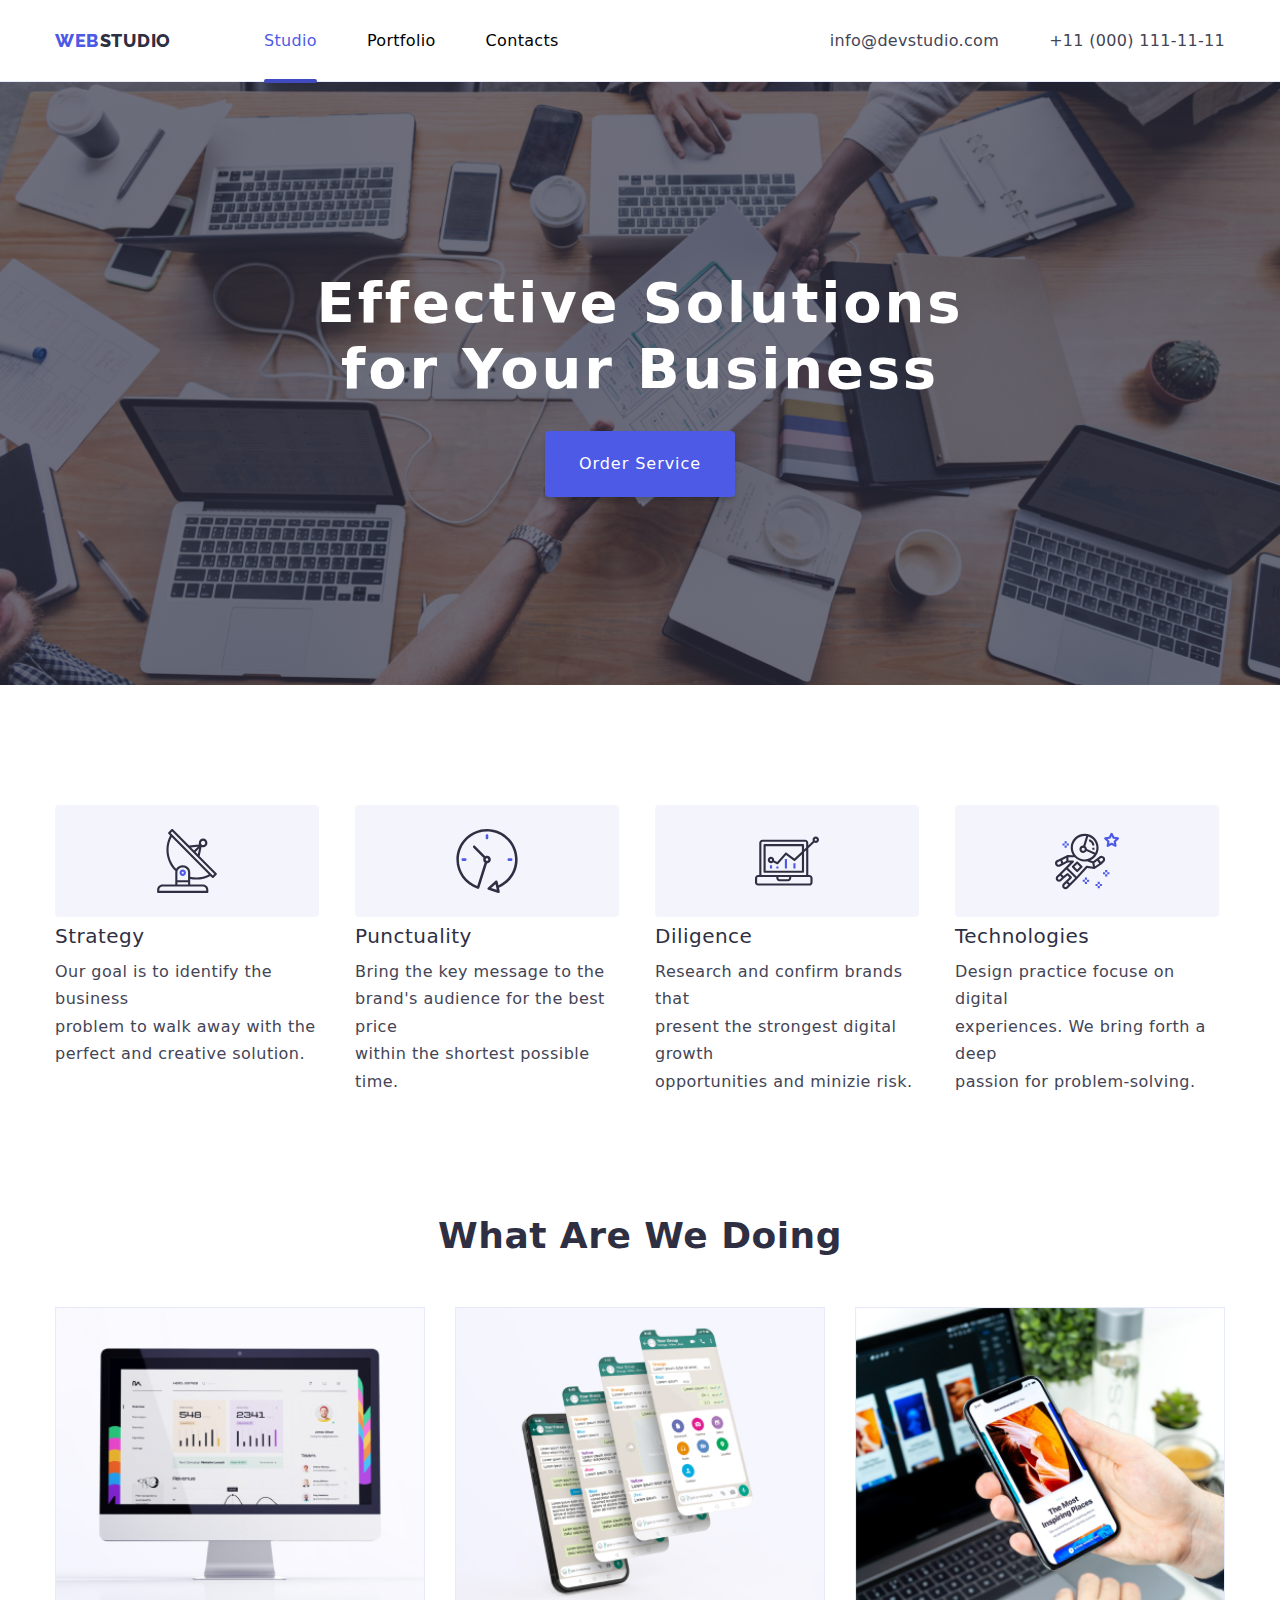
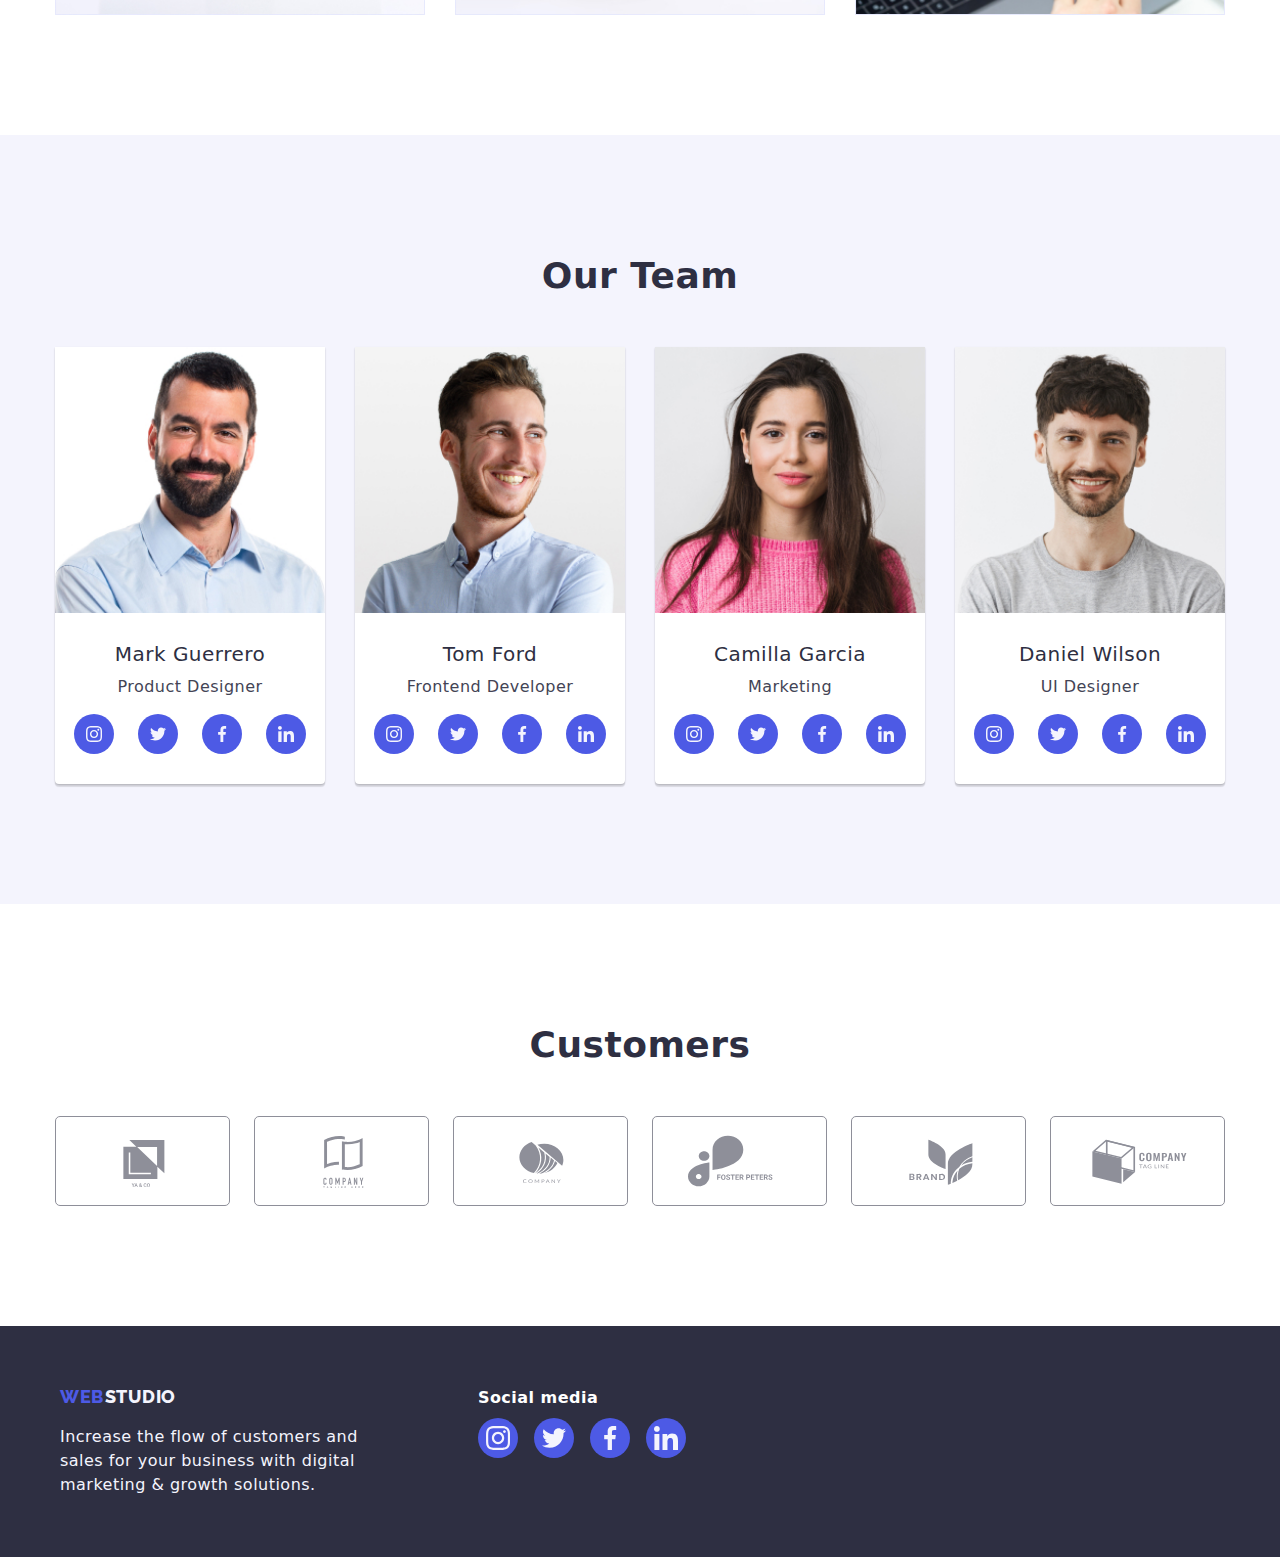
<file: index.html>
<!DOCTYPE html>
<html>
  <head>
    <meta charset="UTF-8" />
    <meta name="viewport" content="width=device-width, initial-scale=1.0" />
    <title>Studio</title>
    <link rel="stylesheet" href="./css/styles.css" />
    <link rel="preconnect" href="https://fonts.googleapis.com" />
    <link rel="preconnect" href="https://fonts.gstatic.com" crossorigin />
    <link
      href="https://fonts.googleapis.com/css2?family=Raleway:wght@800&family=Roboto:wght@400;500;700;900&display=swap "
      rel="stylesheet"
    />
    <link
      rel="stylesheet"
      href="https://cdnjs.cloudflare.com/ajax/libs/modern-normalize/2.0.0/modern-normalize.min.css"
    />
  </head>
  <body>
    <!--Header-->
    <header class="page-header">
      <div class="container menu">
        <nav class="navigation">
          <a href="./index.html" class="logo-link">
            <span class="logo">WEB</span>
            <span class="studio">STUDIO</span>
          </a>
          <ul class="nav-menu list">
            <li class="item">
              <a href="./index.html" class="page current link active">Studio</a>
            </li>

            <li class="item">
              <a href="./portfolio.html" class="page link active">Portfolio</a>
            </li>

            <li class="item">
              <a href="./index.html" class="page link active">Contacts</a>
            </li>
          </ul>
        </nav>

        <ul class="contacts-menu list">
          <li class="item">
            <a class="contact link" href="mailto:info@devstudio.com"
              >info@devstudio.com</a
            >
          </li>

          <li class="item">
            <a class="contact link" href="tel:+110001111111"
              >+11 (000) 111-11-11</a
            >
          </li>
        </ul>
      </div>
    </header>

    <main>
      <!--Section 1-->
      <section class="hero">
        <div class="container">
          <h1 class="hero-title">
            Effective Solutions <br />
            for Your Business
          </h1>
          <button type="button" class="button primary" data-modal-open>Order Service</button>
        </div>
      </section>

      <!--Section 2-->
      <section class="section">
        <div class="container">
          <ul class="benefits list">
            <li class="item">
              <div class="svg-box">
                <svg class="icon-svg" width="64" height="64">
                  <use href="./images/icons.svg#antenna"></use>
                </svg>
              </div>
              <h3 class="title">Strategy</h3>

              <p class="description">
                Our goal is to identify the business<br />
                problem to walk away with the<br />
                perfect and creative solution.
              </p>
            </li>

            <li class="item">
              <div class="svg-box">
                <svg class="icon-svg" width="64" height="64">
                  <use href="./images/icons.svg#clock"></use>
                </svg>
              </div>
              <h3 class="title">Punctuality</h3>

              <p class="description">
                Bring the key message to the<br />
                brand's audience for the best price<br />
                within the shortest possible time.
              </p>
            </li>

            <li class="item">
              <div class="svg-box">
                <svg lass="icon-svg" width="64" height="64">
                  <use href="./images/icons.svg#diagram"></use>
                </svg>
              </div>
              <h3 class="title">Diligence</h3>

              <p class="description">
                Research and confirm brands that<br />
                present the strongest digital growth<br />
                opportunities and minizie risk.
              </p>
            </li>

            <li class="item">
              <div class="svg-box">
                <svg lass="icon-svg" width="64" height="64">
                  <use href="./images/icons.svg#astronaut"></use>
                </svg>
              </div>
              <h3 class="title">Technologies</h3>

              <p class="description">
                Design practice focuse on digital<br />
                experiences. We bring forth a deep<br />
                passion for problem-solving.
              </p>
            </li>
          </ul>
        </div>
      </section>

      <!--Section 3-->
      <section class="section no-top-padding">
        <div class="container">
          <h2 class="section-title">What Are We Doing</h2>
          <ul class="what-we-do list">
            <li class="item">
              <img src="./images/pc.jpg" alt="PC" width="370" height="300" />
            </li>
            <li class="item">
              <img
                src="./images/wallpaper.jpg"
                alt="Wallpaper"
                width="370"
                height="300"
              />
            </li>
            <li class="item">
              <img
                src="./images/mobile.jpg"
                alt="Mobile"
                width="370"
                height="300"
              />
            </li>
          </ul>
        </div>
      </section>

      <!--Section 4-->
      <section class="section bg-team">
        <div class="container">
          <h2 class="section-title">Our Team</h2>
          <ul class="team list">
            <li class="item">
              <img
                src="./images/img-1.jpg"
                alt="Mark"
                width="270"
                height="260"
              />
              <h3 class="name">Mark Guerrero</h3>
              <p class="position">Product Designer</p>

              <ul class="social-team list">
                <li class="icon-item">
                  <a
                    class="link"
                    href="https://instagram.com"
                    target="_blank"
                    rel="noopener noreferrer"
                    aria-label="Link to Instagram"
                  >
                    <svg class="team-social-svg" width="16" height="16">
                      <use href="./images/icons.svg#instagram"></use>
                    </svg>
                  </a>
                </li>
                <li class="icon-item">
                  <a
                    class="link"
                    href="https://twitter.com"
                    target="_blank"
                    rel="noopener noreferrer"
                    aria-label="Link to Twitter"
                  >
                    <svg class="team-social-svg" width="16" height="16">
                      <use href="./images/icons.svg#twitter"></use>
                    </svg>
                  </a>
                </li>
                <li class="icon-item">
                  <a
                    class="link"
                    href="https://facebook.com"
                    target="_blank"
                    rel="noopener noreferrer"
                    aria-label="Link to Facebook"
                  >
                    <svg class="team-social-svg" width="16" height="16">
                      <use href="./images/icons.svg#facebook"></use>
                    </svg>
                  </a>
                </li>
                <li class="icon-item">
                  <a
                    class="link"
                    href="https://linkedin.com"
                    target="_blank"
                    rel="noopener noreferrer"
                    aria-label="Link to LinkedIn"
                  >
                    <svg class="team-social-svg" width="16" height="16">
                      <use href="./images/icons.svg#linkedin"></use>
                    </svg>
                  </a>
                </li>
              </ul>
            </li>

            <li class="item">
              <img
                src="./images/img-2.jpg"
                alt="Tom"
                width="270"
                height="260"
              />
              <h3 class="name">Tom Ford</h3>
              <p class="position">Frontend Developer</p>

              <ul class="social-team list">
                <li class="icon-item">
                  <a
                    class="link"
                    href="https://instagram.com"
                    target="_blank"
                    rel="noopener noreferrer"
                    aria-label="Link to Instagram"
                  >
                    <svg class="team-social-svg" width="16" height="16">
                      <use href="./images/icons.svg#instagram"></use>
                    </svg>
                  </a>
                </li>
                <li class="icon-item">
                  <a
                    class="link"
                    href="https://twitter.com"
                    target="_blank"
                    rel="noopener noreferrer"
                    aria-label="Link to Twitter"
                  >
                    <svg class="team-social-svg" width="16" height="16">
                      <use href="./images/icons.svg#twitter"></use>
                    </svg>
                  </a>
                </li>
                <li class="icon-item">
                  <a
                    class="link"
                    href="https://facebook.com"
                    target="_blank"
                    rel="noopener noreferrer"
                    aria-label="Link to Facebook"
                  >
                    <svg class="team-social-svg" width="16" height="16">
                      <use href="./images/icons.svg#facebook"></use>
                    </svg>
                  </a>
                </li>
                <li class="icon-item">
                  <a
                    class="link"
                    href="https://linkedin.com"
                    target="_blank"
                    rel="noopener noreferrer"
                    aria-label="Link to LinkedIn"
                  >
                    <svg class="team-social-svg" width="16" height="16">
                      <use href="./images/icons.svg#linkedin"></use>
                    </svg>
                  </a>
                </li>
              </ul>
            </li>

            <li class="item">
              <img
                src="./images/img-3.jpg"
                alt="Camilla"
                width="270"
                height="260"
              />

              <h3 class="name">Camilla Garcia</h3>
              <p class="position">Marketing</p>

              <ul class="social-team list">
                <li class="icon-item">
                  <a
                    class="link"
                    href="https://instagram.com"
                    target="_blank"
                    rel="noopener noreferrer"
                    aria-label="Link to Instagram"
                  >
                    <svg class="team-social-svg" width="16" height="16">
                      <use href="./images/icons.svg#instagram"></use>
                    </svg>
                  </a>
                </li>
                <li class="icon-item">
                  <a
                    class="link"
                    href="https://twitter.com"
                    target="_blank"
                    rel="noopener noreferrer"
                    aria-label="Link to Twitter"
                  >
                    <svg class="team-social-svg" width="16" height="16">
                      <use href="./images/icons.svg#twitter"></use>
                    </svg>
                  </a>
                </li>
                <li class="icon-item">
                  <a
                    class="link"
                    href="https://facebook.com"
                    target="_blank"
                    rel="noopener noreferrer"
                    aria-label="Link to Facebook"
                  >
                    <svg class="team-social-svg" width="16" height="16">
                      <use href="./images/icons.svg#facebook"></use>
                    </svg>
                  </a>
                </li>
                <li class="icon-item">
                  <a
                    class="link"
                    href="https://linkedin.com"
                    target="_blank"
                    rel="noopener noreferrer"
                    aria-label="Link to LinkedIn"
                  >
                    <svg class="team-social-svg" width="16" height="16">
                      <use href="./images/icons.svg#linkedin"></use>
                    </svg>
                  </a>
                </li>
              </ul>
            </li>

            <li class="item">
              <img
                src="./images/img-4.jpg"
                alt="Daniel"
                width="270"
                height="260"
              />
              <h3 class="name">Daniel Wilson</h3>
              <p class="position">UI Designer</p>

              <ul class="social-team list">
                <li class="icon-item">
                  <a
                    class="link"
                    href="https://instagram.com"
                    target="_blank"
                    rel="noopener noreferrer"
                    aria-label="Link to Instagram"
                  >
                    <svg class="team-social-svg" width="16" height="16">
                      <use href="./images/icons.svg#instagram"></use>
                    </svg>
                  </a>
                </li>
                <li class="icon-item">
                  <a
                    class="link"
                    href="https://twitter.com"
                    target="_blank"
                    rel="noopener noreferrer"
                    aria-label="Link to Twitter"
                  >
                    <svg class="team-social-svg" width="16" height="16">
                      <use href="./images/icons.svg#twitter"></use>
                    </svg>
                  </a>
                </li>
                <li class="icon-item">
                  <a
                    class="link"
                    href="https://facebook.com"
                    target="_blank"
                    rel="noopener noreferrer"
                    aria-label="Link to Facebook"
                  >
                    <svg class="team-social-svg" width="16" height="16">
                      <use href="./images/icons.svg#facebook"></use>
                    </svg>
                  </a>
                </li>
                <li class="icon-item">
                  <a
                    class="link"
                    href="https://linkedin.com"
                    target="_blank"
                    rel="noopener noreferrer"
                    aria-label="Link to LinkedIn"
                  >
                    <svg class="team-social-svg" width="16" height="16">
                      <use href="./images/icons.svg#linkedin"></use>
                    </svg>
                  </a>
                </li>
              </ul>
            </li>
          </ul>
        </div>
      </section>
    </main>

    <!--Customers-->
    <section class="section">
      <div class="container">
        <h2 class="section-title">Customers</h2>
        <ul class="partners list">
          <li class="item">
            <a class="link" href="" aria-label="Client 1">
              <svg class="customers-svg" width="104" height="56">
                <use href="./images/icons.svg#customer-1"></use>
              </svg>
            </a>
          </li>

          <li class="item">
            <a class="link" href="" aria-label="Client 2">
              <svg class="customers-svg" width="104" height="56">
                <use href="./images/icons.svg#customer-2"></use>
              </svg>
            </a>
          </li>

          <li class="item">
            <a class="link" href="" aria-label="Client 3">
              <svg class="customers-svg" width="104" height="56">
                <use href="./images/icons.svg#customer-3"></use>
              </svg>
            </a>
          </li>

          <li class="item">
            <a class="link" href="" aria-label="Client 4">
              <svg class="customers-svg" width="104" height="56">
                <use href="./images/icons.svg#customer-4"></use>
              </svg>
            </a>
          </li>

          <li class="item">
            <a class="link" href="" aria-label="Client 5">
              <svg class="customers-svg" width="104" height="56">
                <use href="./images/icons.svg#customer-5"></use>
              </svg>
            </a>
          </li>
          <li class="item">
            <a class="link" href="" aria-label="Client 6">
              <svg class="customers-svg" width="104" height="56">
                <use href="./images/icons.svg#customer-6"></use>
              </svg>
            </a>
          </li>
        </ul>
      </div>
    </section>

    <!--Footer-->
    <footer class="page-footer">
      <div class="container">
        <!--Main Footer-->
        <div class="footer">
          <!--Sub Footer 1-->
          <div class="footer-address">
            <a href="./index.html" class="logo-link">
              <span class="logo">WEB</span>
              <span class="studio-footer">STUDIO</span>
            </a>

            <p class="footer-description">
              Increase the flow of customers and<br />
              sales for your business with digital<br />
              marketing & growth solutions.
            </p>
          </div>
          <!--Sub Footer 2-->
          <div class="footer-block">
            <b class="footer-heading">Social media</b>
            <ul class="social-footer list">
              <li class="icon-item">
                <a
                  href="https://instagram.com"
                  class="link"
                  target="_blank"
                  aria-label="Link to Instagram"
                >
                  <svg class="icon" width="24" height="24">
                    <use href="./images/icons.svg#instagram"></use>
                  </svg>
                </a>
              </li>

              <li class="icon-item">
                <a
                  href="https://twitter.com"
                  class="link"
                  target="_blank"
                  aria-label="Link to Twitter"
                >
                  <svg class="icon" width="24" height="24">
                    <use href="./images/icons.svg#twitter"></use>
                  </svg>
                </a>
              </li>

              <li class="icon-item">
                <a
                  href="https://facebook.com"
                  class="link"
                  target="_blank"
                  aria-label="Link to Facebook"
                >
                  <svg class="icon" width="24" height="24">
                    <use href="./images/icons.svg#facebook"></use>
                  </svg>
                </a>
              </li>

              <li class="icon-item">
                <a
                  href="https://linkedin.com"
                  class="link"
                  target="_blank"
                  aria-label="Link to LinkedIn"
                >
                  <svg class="icon" width="24" height="24">
                    <use href="./images/icons.svg#linkedin"></use>
                  </svg>
                </a>
              </li>
            </ul>
          </div>
        </div>
      </div>
    </footer>
    <div class="backdrop is-hidden" data-modal>
        <div class="modal">
          <button type="button" class="modal-close" data-modal-close>
            <svg class="modal-close-icon" width="8" height="8">
              <use href="./images/iconclose.svg#close"></use>
            </svg>
          </button>
        </div>
      </div>
      <script src="./js/modal.js"></script>
    </body>
  </body>
</html>
</file>
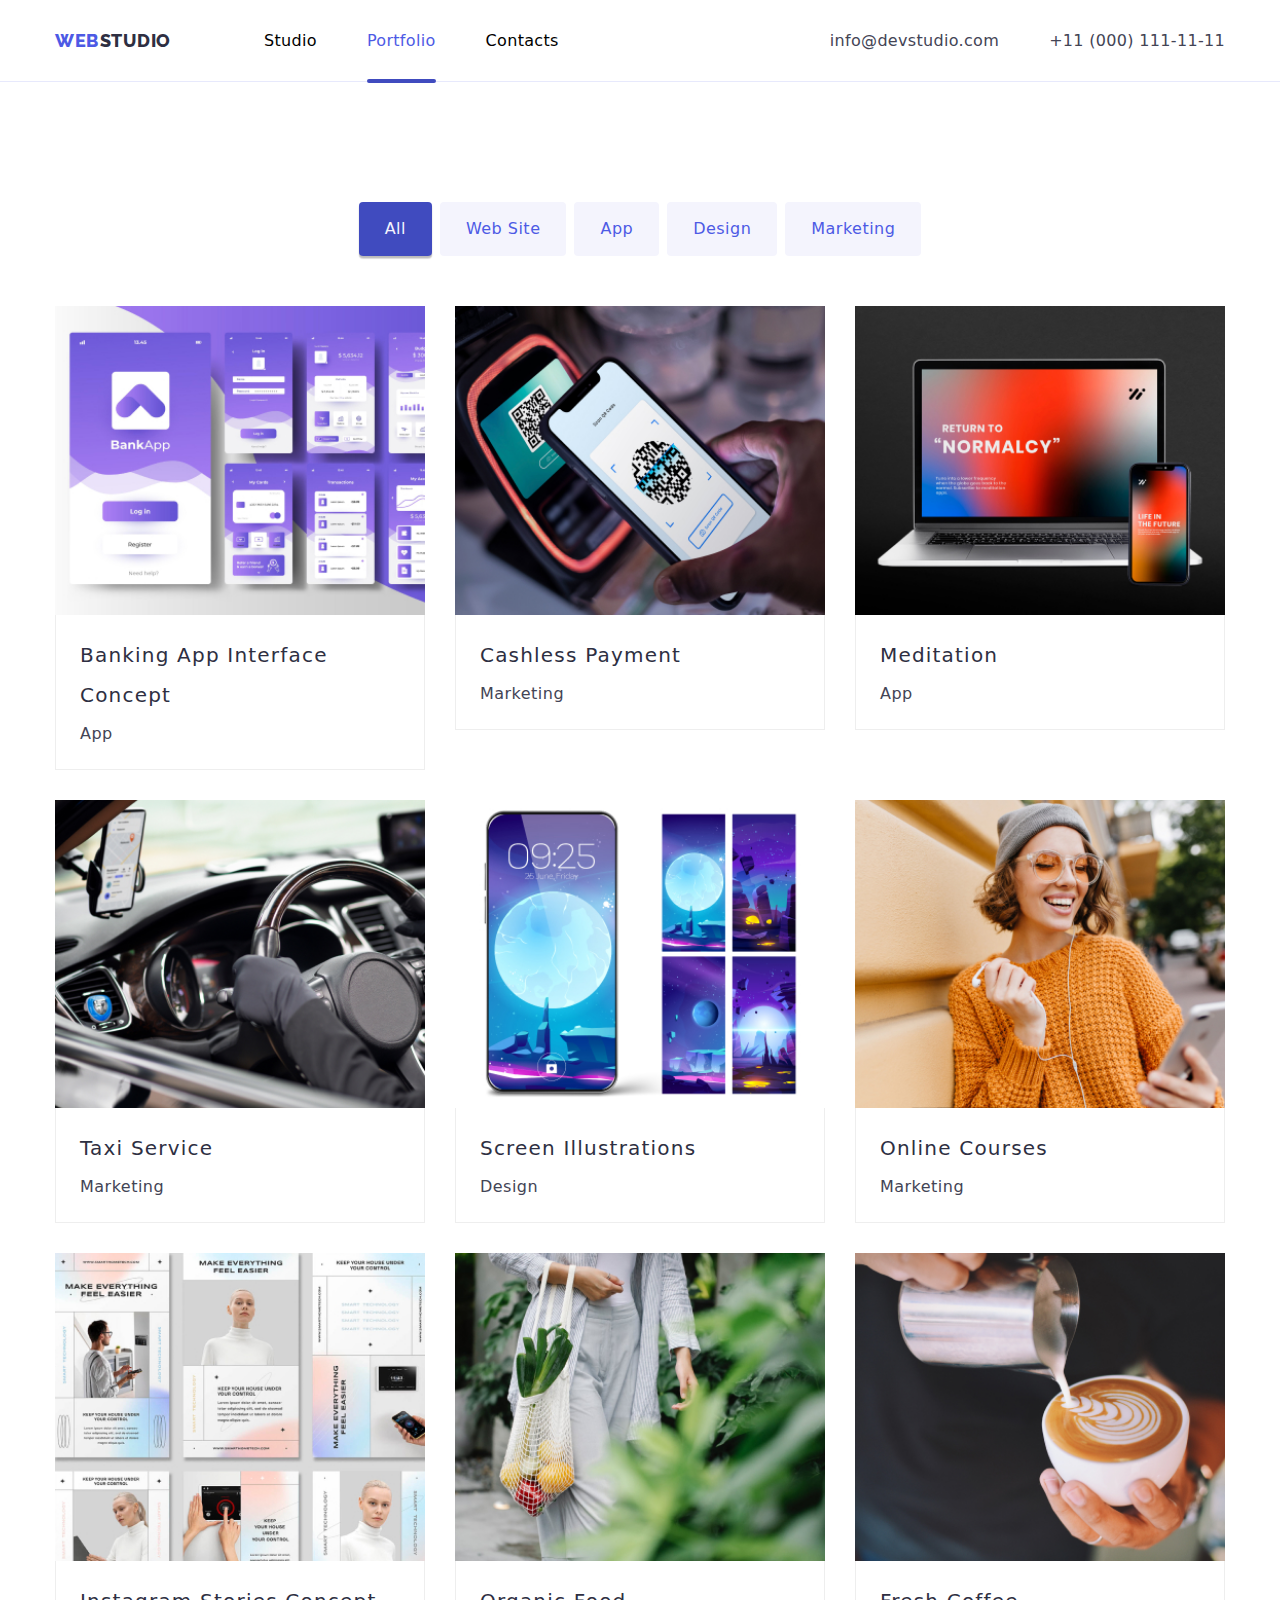
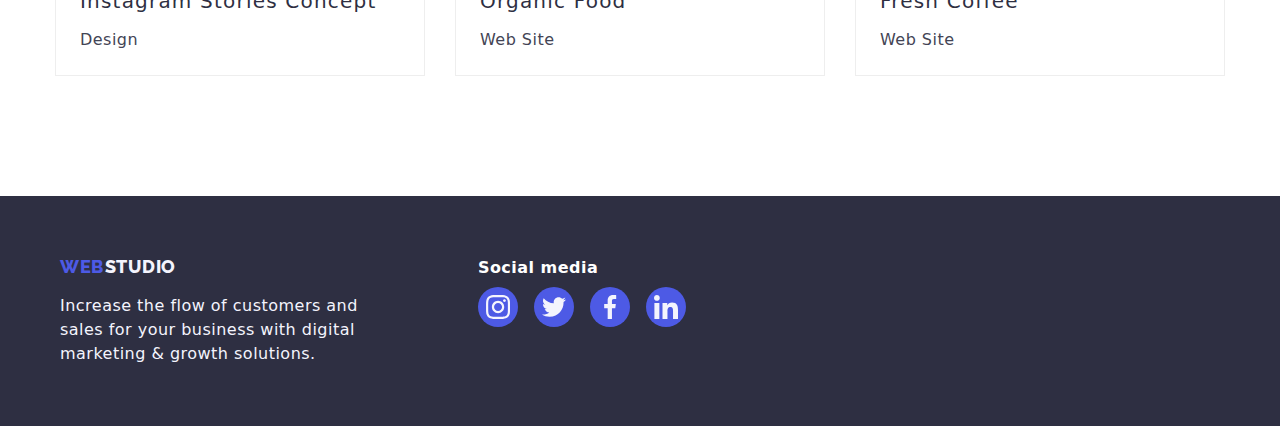
<file: portfolio.html>
<!DOCTYPE html>
<html lang="en">
  <head>
    <meta charset="UTF-8" />
    <meta name="viewport" content="width=device-width, initial-scale=1.0" />
    <title>Portfolio</title>
    <link rel="stylesheet" href="./css/styles.css" />
    <link rel="preconnect" href="https://fonts.googleapis.com" />
    <link rel="preconnect" href="https://fonts.gstatic.com" crossorigin />
    <link
      href="https://fonts.googleapis.com/css2?family=Raleway:wght@800&family=Roboto:wght@400;500;700;900&display=swap "
      rel="stylesheet"
    />
    <link
      rel="stylesheet"
      href="https://cdnjs.cloudflare.com/ajax/libs/modern-normalize/2.0.0/modern-normalize.min.css"
    />
  </head>
  <body>
    <!--Header-->
    <header class="page-header">
      <div class="container menu">
        <nav class="navigation">
          <a href="./index.html" class="logo-link">
            <span class="logo">WEB</span>
            <span class="studio">STUDIO</span>
          </a>
          <ul class="nav-menu list">
            <li class="item">
              <a href="./index.html" class="page link">Studio</a>
            </li>

            <li class="item">
              <a href="./portfolio.html" class="page current link">Portfolio</a>
            </li>

            <li class="item">
              <a href="./index.html" class="page link">Contacts</a>
            </li>
          </ul>
        </nav>

        <ul class="contacts-menu list">
          <li class="item">
            <a class="contact link" href="mailto:info@devstudio.com"
              >info@devstudio.com</a
            >
          </li>

          <li class="item">
            <a class="contact link" href="tel:+110001111111"
              >+11 (000) 111-11-11</a
            >
          </li>
        </ul>
      </div>
    </header>

    <main>
      <!--Section 1-->
      <section class="section">
        <div class="container">
          <!--Filters-->
          <ul class="filters list">
            <li class="space">
              <button type="button" class="button filter current">All</button>
            </li>
            <li class="space">
              <button type="button" class="button filter">Web Site</button>
            </li>
            <li class="space">
              <button type="button" class="button filter">App</button>
            </li>
            <li class="space">
              <button type="button" class="button filter">Design</button>
            </li>
            <li class="space">
              <button type="button" class="button filter">Marketing</button>
            </li>
          </ul>

          <!--Projects-->
          <ul class="projects list">
            <li class="project-card">
              <a href="" class="project link">
                <div class="cover-wrap">
                <img
                  src="./images/banking.jpg"
                  alt="banking"
                  width="370"
                  height="300"
                />
                <p class="cover-text">
                  14 Stylish and User-Friendly App Design Concepts · Task
                    Manager App · Calorie Tracker App · Exotic Fruit Ecommerce
                    App · Cloud Storage App
                </p>
              </div>
                <div class="substrate">
                  <h2 class="name">Banking App Interface Concept</h2>
                  <p class="type">App</p>
                </div>
              </a>
            </li>

            <li class="project-card">
              <a href="" class="project link">
                <div class="cover-wrap">
                <img
                  src="./images/cashless.jpg"
                  alt="cashless"
                  width="370"
                  height="300"
                />
                <p class="cover-text">
                  14 Stylish and User-Friendly App Design Concepts · Task
                    Manager App · Calorie Tracker App · Exotic Fruit Ecommerce
                    App · Cloud Storage App
                </p>
              </div>
                <div class="substrate">
                  <h2 class="name">Cashless Payment</h2>
                  <p class="type">Marketing</p>
                </div>
              </a>
            </li>

            <li class="project-card">
              <a href="" class="project link">
                <div class="cover-wrap">
                <img
                  src="./images/meditation.jpg"
                  alt="meditation"
                  width="370"
                  height="300"
                />
                <p class="cover-text">
                  14 Stylish and User-Friendly App Design Concepts · Task
                    Manager App · Calorie Tracker App · Exotic Fruit Ecommerce
                    App · Cloud Storage App
                </p>
                </div>
                <div class="substrate">
                  <h2 class="name">Meditation</h2>
                  <p class="type">App</p>
                </div>
              </a>
            </li>

            <li class="project-card">
              <a href="" class="project link">
                <div class="cover-wrap">
                <img
                  src="./images/taxi.jpg"
                  alt="taxi"
                  width="370"
                  height="300"
                />
                <p class="cover-text">
                  14 Stylish and User-Friendly App Design Concepts · Task
                    Manager App · Calorie Tracker App · Exotic Fruit Ecommerce
                    App · Cloud Storage App
                </p>
                </div>
                <div class="substrate">
                  <h2 class="name">Taxi Service</h2>
                  <p class="type">Marketing</p>
                </div>
              </a>
            </li>

            <li class="project-card">
              <a href="" class="project link">
                <div class="cover-wrap">
                <img
                  src="./images/screen.jpg"
                  alt="screen"
                  width="370"
                  height="300"
                />
                <p class="cover-text">
                  14 Stylish and User-Friendly App Design Concepts · Task
                    Manager App · Calorie Tracker App · Exotic Fruit Ecommerce
                    App · Cloud Storage App
                </p>
                </div>
                <div class="substrate">
                  <h2 class="name">Screen Illustrations</h2>
                  <p class="type">Design</p>
                </div>
              </a>
            </li>

            <li class="project-card">
              <a href="" class="project link">
                <div class="cover-wrap">
                <img
                  src="./images/online.jpg"
                  alt="online"
                  width="370"
                  height="300"
                />
                <p class="cover-text">
                  14 Stylish and User-Friendly App Design Concepts · Task
                    Manager App · Calorie Tracker App · Exotic Fruit Ecommerce
                    App · Cloud Storage App
                </p>
                </div>
                <div class="substrate">
                  <h2 class="name">Online Courses</h2>
                  <p class="type">Marketing</p>
                </div>
              </a>
            </li>

            <li class="project-card">
              <a href="" class="project link">
                <div class="cover-wrap">
                <img
                  src="./images/instagram.jpg"
                  alt="instagram"
                  width="370"
                  height="300"
                />
                <p class="cover-text">
                  14 Stylish and User-Friendly App Design Concepts · Task
                    Manager App · Calorie Tracker App · Exotic Fruit Ecommerce
                    App · Cloud Storage App
                </p>
                </div>
                <div class="substrate">
                  <h2 class="name">Instagram Stories Concept</h2>
                  <p class="type">Design</p>
                </div>
              </a>
            </li>

            <li class="project-card">
              <a href="" class="project link">
                <div class="cover-wrap">
                <img
                  src="./images/organic.jpg"
                  alt="organic"
                  width="370"
                  height="300"
                />
                <p class="cover-text">
                  14 Stylish and User-Friendly App Design Concepts · Task
                    Manager App · Calorie Tracker App · Exotic Fruit Ecommerce
                    App · Cloud Storage App
                </p>
                </div>
                <div class="substrate">
                  <h2 class="name">Organic Food</h2>
                  <p class="type">Web Site</p>
                </div>
              </a>
            </li>

            <li class="project-card">
              <a href="" class="project link">
                <div class="cover-wrap">
                <img
                  src="./images/coffee.jpg"
                  alt="coffee"
                  width="370"
                  height="300"
                />
                <p class="cover-text">
                  14 Stylish and User-Friendly App Design Concepts · Task
                    Manager App · Calorie Tracker App · Exotic Fruit Ecommerce
                    App · Cloud Storage App
                </p>
                </div>
                <div class="substrate">
                  <h2 class="name">Fresh Coffee</h2>
                  <p class="type">Web Site</p>
                </div>
              </a>
            </li>
          </ul>
        </div>
      </section>
    </main>

    <!--Footer-->
    <footer class="page-footer">
      <div class="container">
        <!--Main Footer-->
        <div class="footer">
          <!--Sub Footer 1-->
          <div class="footer-address">
            <a href="./index.html" class="logo-link">
              <span class="logo">WEB</span>
              <span class="studio-footer">STUDIO</span>
            </a>

            <p class="footer-description">
              Increase the flow of customers and<br />
              sales for your business with digital<br />
              marketing & growth solutions.
            </p>
          </div>
          <!--Sub Footer  2-->
          <div class="footer-block">
            <b class="footer-heading">Social media</b>
            <ul class="social-footer list">
              <li class="icon-item">
                <a
                  href="https://instagram.com"
                  class="link"
                  target="_blank"
                  aria-label="Link to Instagram"
                >
                  <svg class="icon" width="24" height="24">
                    <use href="./images/icons.svg#instagram"></use>
                  </svg>
                </a>
              </li>

              <li class="icon-item">
                <a
                  href="https://twitter.com"
                  class="link"
                  target="_blank"
                  aria-label="Link to Twitter"
                >
                  <svg class="icon" width="24" height="24">
                    <use href="./images/icons.svg#twitter"></use>
                  </svg>
                </a>
              </li>

              <li class="icon-item">
                <a
                  href="https://facebook.com"
                  class="link"
                  target="_blank"
                  aria-label="Link to Facebook"
                >
                  <svg class="icon" width="24" height="24">
                    <use href="./images/icons.svg#facebook"></use>
                  </svg>
                </a>
              </li>

              <li class="icon-item">
                <a
                  href="https://linkedin.com"
                  class="link"
                  target="_blank"
                  aria-label="Link to LinkedIn"
                >
                  <svg class="icon" width="24" height="24">
                    <use href="./images/icons.svg#linkedin"></use>
                  </svg>
                </a>
              </li>
            </ul>
          </div>
        </div>
      </div>
    </footer>
  </body>
</html>
</file>
<file: css/styles.css>
:root {
  --iriscolor: #4d5ae5;
  --navyblue: #2e2f42;
  --navcolor: black;
  --oceancolor: #404bbf;
  --whitecolor: white;
  --slatecolor: #434455;
  --cloud: #f4f4fd;
  --cornflower: #e7e9fc;
  --green: #31d0aa;
  --dairy: #fcfcfc;
}

h1,
h2,
h3,
h4,
h5,
h6,
p {
  margin: 0;
}

html {
  box-sizing: border-box;
}

*,
*::after,
*::before {
  box-sizing: inherit;
}

img {
  display: block;
  max-width: 100%;
  height: auto;
}

body {
  font-family: "Roboto", sans-serif;
  font-size: 16px;
  letter-spacing: 0.03em;
  color: var(--slatecolor);
  background-color: var(--whitecolor);
}

link {
  text-decoration: none;
  color: inherit;
}

.list {
  list-style-type: none;
  margin: 0;
  padding: 0;
}

.section {
  padding: 120px 0;
}

.section.no-top-padding {
  padding-top: 0;
}

.container {
  margin: 0 auto;
  width: 1200px;
  padding: 0 15px;
}

.menu,
.navigation,
.nav-menu,
.contacts-menu {
  display: flex;
  align-items: center;
}

.logo-link {
  text-decoration: none;
  font-family: "Raleway", sans-serif;
  font-size: 0;
  font-weight: 800;
}

.logo-link > span {
  font-size: 18px;
  line-height: 1.17;
  letter-spacing: 0.04em;
}

.button {
  border-color: transparent;
  font-family: inherit;
  cursor: pointer;
  border-radius: 4px;
  font-size: 16px;
  letter-spacing: 0.03em;
  transition: color 250ms ease-in-out, background-color 250ms ease-in-out,
    box-shadow 250ms ease-in-out;
}

.button.primary {
  color: var(--whitecolor);
  background-color: var(--iriscolor);
  line-height: 1.87;
  letter-spacing: 0.06em;
  padding: 16px 32px;
  font-weight: 500;
  box-shadow: 0px 4px 4px rgba(0, 0, 0, 0.15);
}

.link {
  text-decoration: none;
  color: var(--navyblue);
}

.project .name {
  font-size: 20px;
  font-weight: 500;
  line-height: 2;
  letter-spacing: 0.06em;
  color: var(--navyblue);
  margin-bottom: 4px;
}

.project .type {
  color: var(--slatecolor);
  font-weight: 400;
  line-height: 1.87;
  font-size: 16px;
}

.logo {
  color: var(--iriscolor);
}

.studio {
  color: var(--navyblue);
}

.nav-menu .page,
.contacts-menu .contact {
  color: var(--navcolor);
  text-decoration: none;
  font-weight: 500;
  font-size: 16px;
  line-height: 1.15;
  letter-spacing: 0.02em;
  display: block;
  padding-top: 32px;
  padding-bottom: 31px;
  transition: color 250ms ease-in-out;
}

.page-header {
  border-bottom: 1px solid var(--cornflower);
}

.nav-menu {
  margin-left: 93px;
}

.contacts-menu {
  margin-left: auto;
}

.nav-menu .item:not(:last-child),
.contacts-menu .item:not(:last-child) {
  margin-right: 50px;
}

.page:hover::after,
.page:focus::after {
  border: 2px solid var(--oceancolor);
  background-color: var(--oceancolor);
  width: 100%;
}

.page {
  position: relative;
}

.page::after {
  content: "";
  background-color: var(--oceancolor);
  border-radius: 2px;
  height: 4px;
  width: 0%;
  position: absolute;
  left: 0;
  bottom: -2px;
  transition: width 250ms ease-in-out, background-color 250ms ease-in-out;
}

.page.current::after {
  content: "";
  border: 2px solid var(--oceancolor);
  border-radius: 2px;
  background-color: var(--oceancolor);
  height: 4px;
  width: 100%;
  position: absolute;
  left: 0;
  bottom: -2px;
}

.what-we-do {
  display: flex;
  flex-wrap: wrap;
  margin-left: -30px;
  margin-top: -30px;
}

.what-we-do .item {
  flex-basis: calc(100% / 3 - 30px);
  margin-left: 30px;
  margin-top: 30px;
}

.projects {
  display: flex;
  flex-wrap: wrap;
  margin-left: -30px;
  margin-top: -30px;
}

.project-card {
  flex-basis: calc(100% / 3 - 30px);
  margin-left: 30px;
  margin-top: 30px;
  transition: box-shadow 250ms ease-in-out ;
}

.project-card:hover {
  box-shadow: 0px 2px 1px 0px rgba(46, 47, 66, 0.08),
    0px 1px 1px 0px rgba(46, 47, 66, 0.16),
    0px 1px 6px 0px rgba(46, 47, 66, 0.08);
}

.cover-wrap {
  position: relative;
  overflow: hidden;
}

.cover-text {
  position: absolute;
  top: 0;
  height: 100%;
  width: 100%;
  padding: 40px 32px;
  background-color: var(--iriscolor);
  color: var(--cloud);
  font-size: 16px;
  font-weight: 400;
  line-height: 24px;
  letter-spacing: 0.32px;
  transform: translateY(101%);
  transition: transform 250ms cubic-bezier(0.4, 0, 0.2, 1);
}

.project:hover .cover-text,
.project:focus .cover-text {
  transform: translateY(0);
}

.filters {
  display: flex;

  justify-content: center;
  margin-bottom: 50px;
}

.filters .space + .space {
  margin-left: 8px;
}

.nav-menu .page:hover,
.nav-menu .page:focus,
.nav-menu .page.current,
.contacts-menu .contact:hover,
.contacts-menu .contact:focus {
  color: var(--iriscolor);
}

.contacts-menu .contact {
  color: var(--slatecolor);
  text-decoration: none;
  font-weight: 400;
  font-size: 16px;
  line-height: 1.15;
  letter-spacing: 0.02em;
}

.hero {
  background: var(--navyblue);
}
.bg-team {
  background-color: var(--cloud);
}

.hero {
  padding: 200px 0;
  text-align: center;
}

.hero {
  padding-top: 188px;
  padding-bottom: 188px;
  background-image: linear-gradient(
      to right,
      rgba(46, 47, 66, 0.7),
      rgba(46, 47, 66, 0.7)
    ),
    url(../images/herobg.png);
  background-repeat: no-repeat;
  background-position: center;
  background-size: cover;
}

.hero-title {
  color: var(--whitecolor);
  font-size: 56px;
  font-weight: 700;
  line-height: 1.17;
  text-align: center;
  letter-spacing: 0.05em;
  margin-bottom: 30px;
}

.button.filter {
  background-color: var(--cloud);
  color: var(--iriscolor);
  font-weight: 500;
  line-height: 1.62;
  padding: 12px 24px;
}

.button.filter:hover,
.button.filter:focus,
.button.filter.current {
  background-color: var(--oceancolor);
  color: var(--cloud);
  box-shadow: 0px 2px 2px 0px rgba(0, 0, 0, 0.12),
    0px 2px 1px 0px rgba(0, 0, 0, 0.08), 0px 3px 1px 0px rgba(0, 0, 0, 0.1);
}

.button.primary:hover,
.button.primary:focus {
  background-color: var(--oceancolor);
  font-weight: 500;
  box-shadow: 0px 2px 2px 0px rgba(0, 0, 0, 0.12),
    0px 2px 1px 0px rgba(0, 0, 0, 0.08), 0px 3px 1px 0px rgba(0, 0, 0, 0.1);
}

.benefits {
  display: flex;
  flex-wrap: wrap;
  margin-left: -30px;
  margin-top: -30px;
}

.benefits .item {
  flex-basis: calc(100% / 4 - 30px);
  margin-left: 30px;
  margin-top: 30px;
}

.benefits .title {
  font-size: 20px;
  font-weight: 500;
  color: var(--navyblue);
  line-height: 1.14;
  margin-bottom: 10px;
}

.benefits .description {
  font-weight: 400;
  font-size: 16px;
  line-height: 1.71;
  color: var(--slatecolor);
}

.section-title {
  color: var(--navyblue);
  font-size: 36px;
  font-weight: 700;
  line-height: 1.17;
  text-align: center;
  margin-bottom: 50px;
}

.svg-box {
  width: 264px;
  height: 112px;
  background-color: var(--cloud);
  display: flex;
  justify-content: center;
  align-items: center;
  border-radius: 4px;
  margin-bottom: 8px;
}

.team .name,
.team .position {
  line-height: 1.19;
  text-align: center;
}

.team .name {
  font-size: 20px;
  font-weight: 500;
  color: var(--navyblue);
  padding-top: 30px;
  padding-bottom: 10px;
}

.team .position {
  color: var(--slatecolor);
  font-size: 16px;
  font-weight: 400;
}

.substrate {
  background-color: var(--whitecolor);
  padding: 20px 24px;
  border: 1px solid #eeeeee;
  border-top: 0;
}

.team {
  display: flex;
  flex-wrap: wrap;
  margin-left: -30px;
  margin-top: -30px;
}

.team .item {
  flex-basis: calc(100% / 4 - 30px);
  margin-left: 30px;
  margin-top: 30px;
  border-radius: 0px 0px 4px 4px;
  padding-bottom: 30px;
  background-color: var(--whitecolor);
  box-shadow: 0px 3px 1px rgba(0, 0, 0, 0.1), 0px 1px 2px rgba(0, 0, 0, 0.08),
    0px 1px 2px rgba(0, 0, 0, 0.12);
}

.social-team {
  padding-top: 10px;
  display: flex;
  justify-content: center;
  gap: 24px;
  margin-top: 8px;
}

.social-team .link {
  width: 100%;
  height: 100%;
  border-radius: 50%;
  display: flex;
  align-items: center;
  justify-content: center;
  background-color: var(--iriscolor);
  color: var(--cloud);
  transition: bacgkround-color 250ms ease-in-out;
}

.team-social-link:hover,
.team-social-link:focus {
  background-color: var(--oceancolor);
}

.team-social-svg {
  fill: currentColor;
}

.icon-item {
  width: 40px;
  height: 40px;
}

.partners {
  display: flex;
  gap: 24px;
}

.customers-item {
  width: 168px;
  height: 88px;
}

.partners .item {
  width: calc(100% - 150% / 6);
  height: 90px;
}

.partners .link {
  width: 100%;
  height: 100%;
  border: 1px solid #8e8f99;
  border-radius: 5px;
  display: flex;
  justify-content: center;
  align-items: center;
  color: #8e8f99;
  transition: color 250ms ease-in-out, border-color 250ms ease-in-out;
}

.partners .link:hover,
.partners .link:focus {
  color: var(--oceancolor);
  border-color: var(--oceancolor);
}

.social-team .link:hover,
.social-team .link:focus {
  background-color: var(--oceancolor);
}

.customers-svg {
  fill: currentColor;
}

.page-footer {
  padding: 60px 0 60px 60px;
  background-color: var(--navyblue);
}

.studio-footer {
  color: var(--cloud);
}

.footer-description {
  color: var(--cloud);
  font-size: 16px;
  font-weight: 400;
  line-height: 1.5;
  padding-top: 17px;
}

.footer-block {
  margin-left: 120px;
}

.footer-heading {
  color: var(--whitecolor);
}

.social-footer {
  padding-top: 10px;
  display: flex;
  justify-content: flex-start;
  gap: 16px;
}

.social-footer .link {
  display: flex;
  width: 100%;
  height: 100%;
  background-color: var(--iriscolor);
  border-radius: 50%;
  align-items: center;
  justify-content: center;
  color: var(--cloud);
  transition: background-color 250ms ease-in-out;
}

.social-footer .icon {
  fill: currentColor;
}

.footer {
  display: flex;
  flex-wrap: wrap;
  margin-top: -12px;
  margin-left: -50px;
  align-items: baseline;
}

.footer-address {
  margin-top: 12px;
  margin-left: 25px;
}

.social-footer .link:hover,
.social-footer .link:focus {
  background-color: var(--green);
}

.footer-svg {
  fill: var(--cloud);
}

.backdrop {
  position: fixed;
  top: 0;
  left: 0;
  width: 100%;
  height: 100%;
  background-color: rgba(46, 47, 66, 0.4);
  opacity: 1;
  transition: opacity 250ms cubic-bezier(0.4, 0, 0.2, 1);
}

.modal {
  position: absolute;
  top: 50%;
  left: 50%;
  min-width: 408px;
  min-height: 584px;
  background-color: var(--dairy, #fcfcfc);
  box-shadow: 0px 2px 1px 0px rgba(0, 0, 0, 0.2),
    0px 1px 3px 0px rgba(0, 0, 0, 0.12), 0px 1px 1px 0px rgba(0, 0, 0, 0.14);
  border-radius: 4px;

  transform: translate(-50%, -50%) scale(1);
  transition: transform 250ms cubic-bezier(0.4, 0, 0.2, 1);
}

.backdrop.is-hidden .modal {
  transform: translate(-50%, -50%) scale(0);
}

.modal-close {
  position: absolute;
  top: 24px;
  right: 24px;
  padding: 0;
  display: flex;
  justify-content: center;
  align-items: center;
  width: 24px;
  height: 24px;

  background-color: var(--cornflower, #e7e9fc);
  color: var(--navyblue);
  border: 1px solid rgba(0, 0, 0, 0.1);
  border-radius: 15px;
  cursor: pointer;

  transition: color 250ms cubic-bezier(0.4, 0, 0.2, 1),
    background-color 250ms cubic-bezier(0.4, 0, 0.2, 1);
}

.modal-close-icon {
  fill: currentColor;
}

.modal-close:hover,
.modal-close:focus {
  background-color: var(--oceancolor);
  color: var(--whitecolor);
}

.is-hidden {
  visibility: none;
  opacity: 0;
  pointer-events: none;
}
</file>
